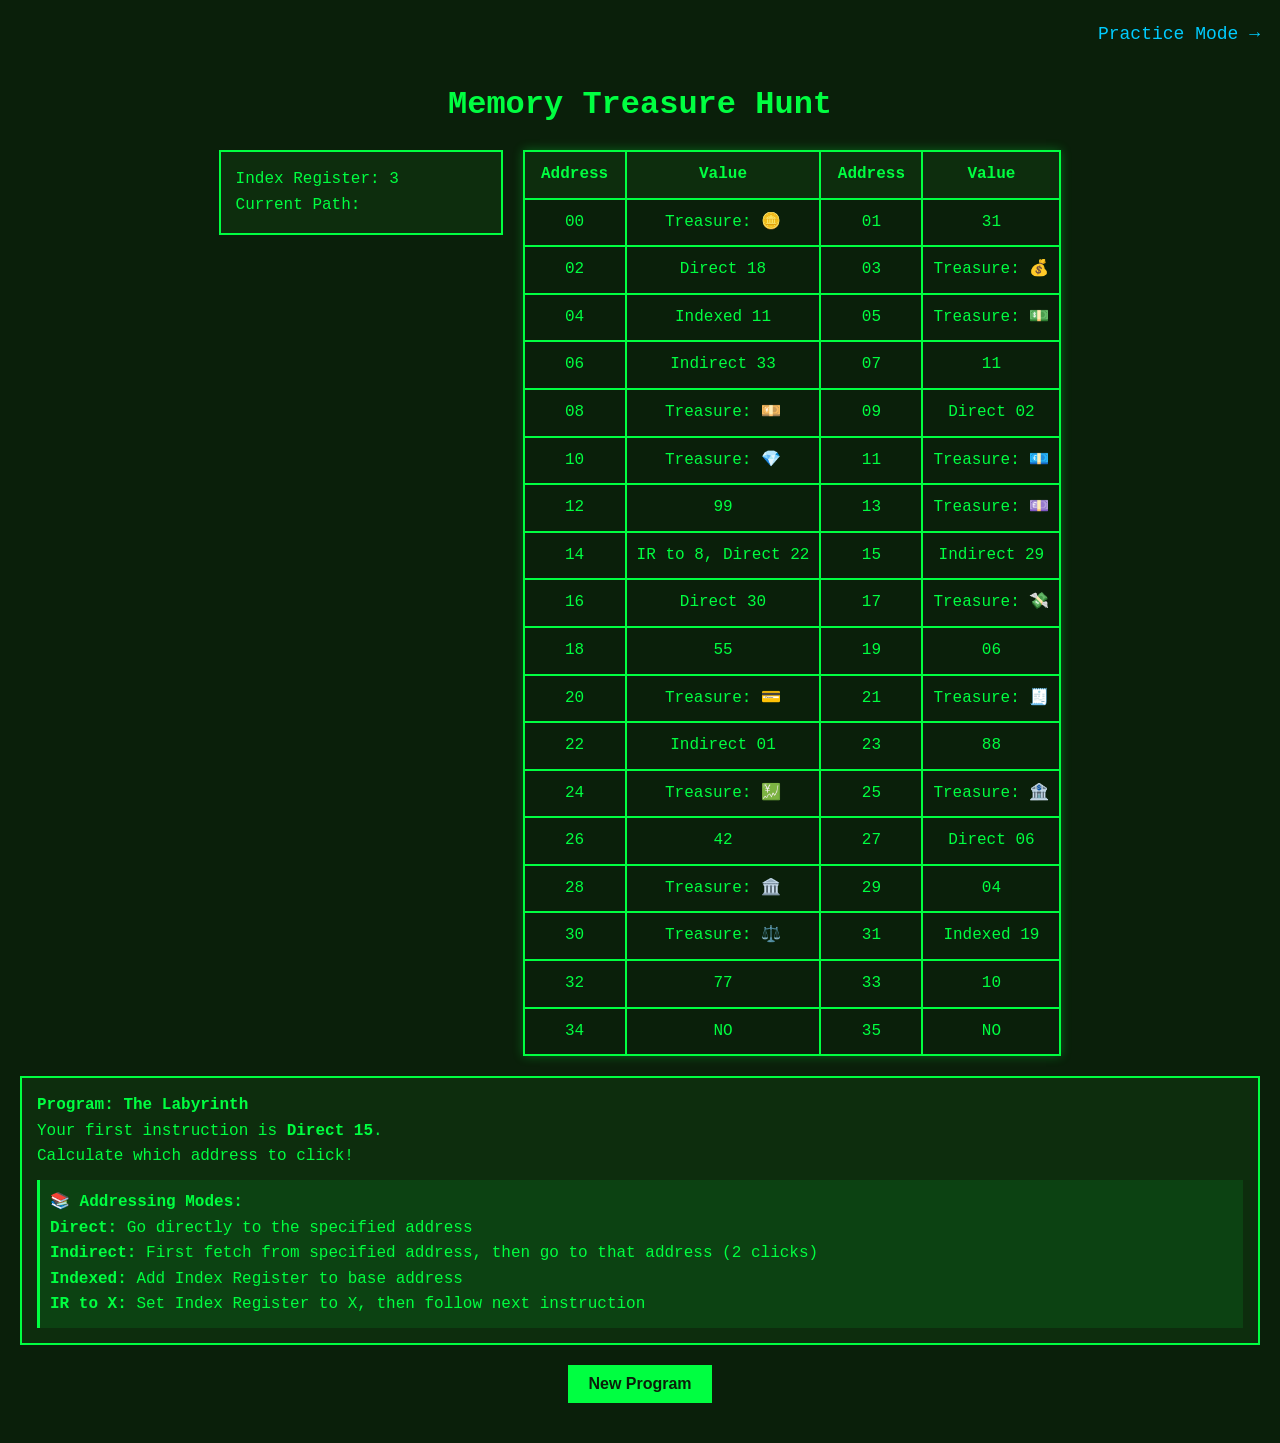
<file: index.html>
<!doctype html>
<html lang="en">
  <head>
    <meta charset="UTF-8" />
    <meta name="viewport" content="width=device-width, initial-scale=1.0" />
    <title>Memory Treasure Hunt</title>
    <link rel="stylesheet" href="styles.css" />
    <style>
      .nav-link {
        color: #00ccff;
        text-decoration: none;
        font-size: 18px;
        transition: color 0.3s ease;
      }
      .nav-link:hover {
        color: #00ff41;
        text-decoration: underline;
      }
      .top-nav {
        width: 100%;
        max-width: 1600px;
        text-align: right;
        margin-bottom: 10px;
      }
    </style>
  </head>
  <body>
    <div class="top-nav">
      <a href="practice.html" class="nav-link">
        Practice Mode →
      </a>
    </div>
    
    <h1>Memory Treasure Hunt</h1>

    <div id="game-container">
      <div id="side-panel">
        <div>Index Register: <span id="index-register"></span></div>
        <div>Current Path:</div>
        <div id="path-taken"></div>
      </div>

      <table id="memory-table">
        <thead>
          <tr>
            <th>Address</th>
            <th>Value</th>
            <th>Address</th>
            <th>Value</th>
          </tr>
        </thead>
        <tbody id="memory-rows">
          <!-- Memory rows and headers will be dynamically generated -->
        </tbody>
      </table>
    </div>

    <div id="game-info">
      Instructions: Follow the addressing modes to find the treasure! Click on
      memory locations to navigate.
    </div>

    <button id="reset-btn">New Program</button>
  </body>
  <script src="script.js"></script>
</html>
</file>
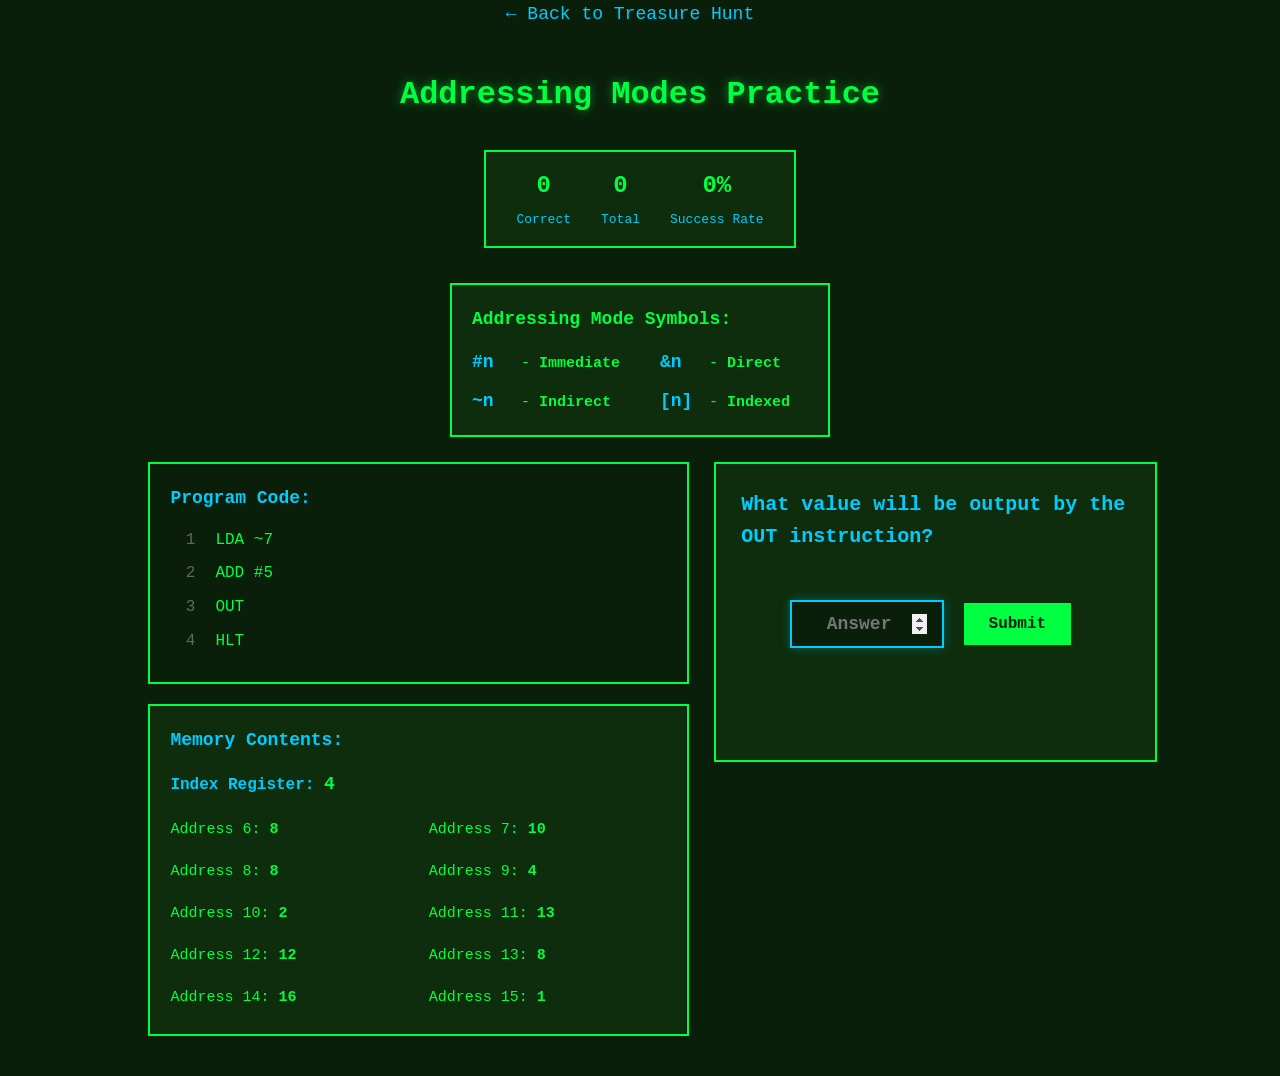
<file: practice.html>
<!doctype html>
<html lang="en">
  <head>
    <meta charset="UTF-8" />
    <meta name="viewport" content="width=device-width, initial-scale=1.0" />
    <title>Addressing Modes Practice</title>
    <link rel="stylesheet" href="styles.css" />
    <style>
      .code-block {
        background-color: #0a1f0a;
        border: 2px solid #00ff41;
        padding: 20px;
        margin: 0;
        font-family: 'Courier New', monospace;
        font-size: 16px;
        box-sizing: border-box;
        flex: 1;
      }
      
      .code-block h3 {
        margin-top: 0;
        margin-bottom: 15px;
        color: #00ccff;
        font-size: 18px;
      }
      
      .code-line {
        display: flex;
        margin: 8px 0;
        font-size: 16px;
      }
      
      .line-number {
        color: #666;
        margin-right: 20px;
        min-width: 25px;
        text-align: right;
        user-select: none;
      }
      
      .code-content {
        color: #00ff41;
        font-weight: 500;
      }
      
      .memory-section {
        background-color: #0d2d0d;
        border: 2px solid #00ff41;
        padding: 20px;
        margin: 0;
        box-sizing: border-box;
        flex: 1;
      }
      
      .memory-section h3 {
        margin-top: 0;
        margin-bottom: 15px;
        color: #00ccff;
        font-size: 18px;
      }
      
      .memory-line {
        margin: 0;
        color: #00ff41;
        font-size: 15px;
        padding: 4px 0;
      }
      
      #memory-display {
        display: grid;
        grid-template-columns: repeat(2, 1fr);
        gap: 10px 20px;
        font-size: 15px;
      }
      
      @media (max-width: 600px) {
        #memory-display {
          grid-template-columns: 1fr;
        }
      }
      
      .question-section {
        background-color: #0d2d0d;
        border: 2px solid #00ff41;
        padding: 25px;
        margin: 0;
        box-sizing: border-box;
        display: flex;
        flex-direction: column;
        min-height: 300px;
      }
      
      .question-section h3 {
        margin-top: 0;
        margin-bottom: 20px;
        color: #00ccff;
        font-size: 20px;
      }
      
      .answer-input {
        background-color: #0a1f0a;
        border: 2px solid #00ff41;
        color: #00ff41;
        padding: 12px 15px;
        font-size: 18px;
        width: 120px;
        font-family: 'Courier New', monospace;
        font-weight: bold;
        text-align: center;
      }
      
      .answer-input:focus {
        outline: none;
        border-color: #00ccff;
        box-shadow: 0 0 10px rgba(0, 204, 255, 0.3);
      }
      
      .submit-btn {
        background-color: #00ff41;
        color: #0a1f0a;
        border: none;
        padding: 12px 25px;
        margin-left: 10px;
        cursor: pointer;
        font-size: 16px;
        font-weight: bold;
        transition: all 0.3s ease;
        font-family: 'Courier New', monospace;
      }
      
      .submit-btn:hover {
        background-color: #00a020;
        transform: translateY(-2px);
        box-shadow: 0 4px 8px rgba(0, 255, 65, 0.3);
      }
      
      .submit-btn:active {
        transform: translateY(0);
      }
      
      .feedback {
        margin-top: 20px;
        padding: 18px;
        border-radius: 5px;
        font-size: 15px;
        line-height: 1.6;
        word-wrap: break-word;
        overflow-wrap: break-word;
        max-width: 100%;
        box-sizing: border-box;
      }
      
      .feedback.correct {
        background-color: rgba(0, 255, 65, 0.2);
        border: 2px solid #00ff41;
        color: #00ff41;
      }
      
      .feedback.incorrect {
        background-color: rgba(255, 65, 65, 0.2);
        border: 2px solid #ff4141;
        color: #ff4141;
      }
      
      .legend {
        background-color: #0d2d0d;
        border: 2px solid #00ff41;
        padding: 20px;
        margin: 15px auto 25px;
        max-width: 1400px;
        box-sizing: border-box;
      }
      
      .legend h3 {
        margin: 0 0 15px 0;
        font-size: 18px;
      }
      
      .legend-items {
        display: grid;
        grid-template-columns: repeat(2, 1fr);
        gap: 12px 40px;
      }
      
      @media (max-width: 800px) {
        .legend-items {
          grid-template-columns: 1fr;
        }
      }
      
      .legend-item {
        margin: 0;
        color: #00ff41;
        font-size: 15px;
        line-height: 1.5;
      }
      
      .legend-symbol {
        color: #00ccff;
        font-weight: bold;
        font-size: 18px;
        display: inline-block;
        min-width: 40px;
      }
      
      .nav-links {
        margin: 0 0 20px 0;
        text-align: left;
      }
      
      .nav-links a {
        color: #00ccff;
        text-decoration: none;
        margin-right: 20px;
        font-size: 18px;
      }
      
      .nav-links a:hover {
        color: #00ff41;
        text-decoration: underline;
      }
      
      body {
        padding: 0 20px 40px;
        max-width: 1440px;
        margin: 0 auto;
      }
      
      h1 {
        text-align: center;
        margin: 20px 0 15px;
        font-size: 32px;
        color: #00ff41;
        text-shadow: 0 0 10px rgba(0, 255, 65, 0.5);
      }
      
      .stats {
        background-color: #0d2d0d;
        border: 2px solid #00ff41;
        padding: 15px 30px;
        margin: 15px auto 20px;
        display: flex;
        justify-content: space-around;
        max-width: 500px;
        gap: 30px;
      }
      
      .stat-item {
        text-align: center;
      }
      
      .stat-value {
        font-size: 24px;
        font-weight: bold;
        color: #00ff41;
      }
      
      .stat-label {
        font-size: 13px;
        color: #00ccff;
        margin-top: 5px;
      }
      
      #question-container {
        max-width: 1400px;
        margin: 0 auto;
        display: grid;
        grid-template-columns: 55% 45%;
        gap: 25px;
        align-items: start;
      }
      
      .left-column {
        display: flex;
        flex-direction: column;
        gap: 20px;
        min-height: 500px;
      }
      
      .right-column {
        display: flex;
        flex-direction: column;
        gap: 20px;
        position: sticky;
        top: 20px;
        min-height: 500px;
      }
      
      /* Mobile responsive */
      @media (max-width: 1024px) {
        #question-container {
          grid-template-columns: 1fr;
        }
        
        .right-column {
          position: static;
        }
      }
    </style>
  </head>
  <body>
    <div class="nav-links">
      <a href="index.html">← Back to Treasure Hunt</a>
    </div>
    
    <h1>Addressing Modes Practice</h1>
    
    <div class="stats">
      <div class="stat-item">
        <div class="stat-value" id="correct-count">0</div>
        <div class="stat-label">Correct</div>
      </div>
      <div class="stat-item">
        <div class="stat-value" id="total-count">0</div>
        <div class="stat-label">Total</div>
      </div>
      <div class="stat-item">
        <div class="stat-value" id="percentage">0%</div>
        <div class="stat-label">Success Rate</div>
      </div>
    </div>
    
    <div class="legend">
      <h3>Addressing Mode Symbols:</h3>
      <div class="legend-items">
        <div class="legend-item">
          <span class="legend-symbol">#n</span> - <strong>Immediate</strong>
        </div>
        <div class="legend-item">
          <span class="legend-symbol">&n</span> - <strong>Direct</strong>
        </div>
        <div class="legend-item">
          <span class="legend-symbol">~n</span> - <strong>Indirect</strong>
        </div>
        <div class="legend-item">
          <span class="legend-symbol">[n]</span> - <strong>Indexed</strong>
        </div>
      </div>
    </div>
    
    <div id="question-container">
      <div class="left-column">
        <div class="code-block">
          <h3>Program Code:</h3>
          <div id="code-display"></div>
        </div>
        
        <div class="memory-section">
          <h3>Memory Contents:</h3>
          <div style="color: #00ccff; margin-bottom: 15px; font-size: 16px; font-weight: bold;">
            Index Register: <span id="index-register-value" style="color: #00ff41; font-size: 18px;">0</span>
          </div>
          <div id="memory-display"></div>
        </div>
      </div>
      
      <div class="right-column">
        <div class="question-section">
          <h3 id="question-text">What value will be output?</h3>
          <div style="margin-top: 20px; display: flex; align-items: center; justify-content: center; flex-wrap: wrap; gap: 10px;">
            <input type="number" id="answer-input" class="answer-input" placeholder="Answer">
            <button id="submit-btn" class="submit-btn">Submit</button>
            <button id="next-btn" class="submit-btn" style="display: none;">Next Question</button>
          </div>
          <div id="feedback" class="feedback" style="display: none;"></div>
        </div>
      </div>
    </div>
    
    <script src="practice.js"></script>
  </body>
</html>
</file>
<file: styles.css>
body {
  font-family: 'Courier New', monospace;
  background-color: #0a1f0a;
  color: #00ff41;
  display: flex;
  flex-direction: column;
  align-items: center;
  padding: 20px;
  line-height: 1.6;
  max-width: 1600px;
  margin: 0 auto;
}

h1 {
  text-align: center;
  margin: 20px 0;
}

#game-container {
  display: flex;
  justify-content: center;
  gap: 20px;
  width: 100%;
  max-width: 1400px;
  align-items: start;
}

@media (max-width: 1024px) {
  #game-container {
    flex-direction: column;
    align-items: center;
  }
}

#memory-table {
  border-collapse: collapse;
  background-color: #0d2d0d;
  box-shadow: 0 0 10px rgba(0, 255, 65, 0.3);
}

#memory-table th,
#memory-table td {
  border: 2px solid #00ff41;
  padding: 10px;
  text-align: center;
  min-width: 80px;
}

#memory-table th {
  background-color: #0d2d0d;
  color: #00ff41;
}

#memory-table td {
  background-color: #0a1f0a;
  transition: background-color 0.3s ease;
  min-width: 60px; /* Adjusted for smaller cells */
}

#memory-table td:hover {
  background-color: #0d2d0d;
  cursor: pointer;
}

.highlighted {
  background-color: #00a020 !important;
}

.clicked-path {
  background-color: #006020 !important;
}

#game-info {
  background-color: #0d2d0d;
  padding: 15px;
  border: 2px solid #00ff41;
  margin-top: 20px;
  width: 100%;
  max-width: 1400px;
  box-sizing: border-box;
}

.treasure {
  color: #ffd700;
  font-weight: bold;
}

.instruction {
  color: #00ccff;
}

button {
  background-color: #00ff41;
  color: #0a1f0a;
  border: none;
  padding: 10px 20px;
  margin: 10px;
  cursor: pointer;
  transition: background-color 0.3s ease;
  font-size: 16px;
  font-weight: bold;
}

button:hover {
  background-color: #00a020;
}

#reset-btn {
  display: block;
  margin: 20px auto;
}

#side-panel {
  background-color: #0d2d0d;
  border: 2px solid #00ff41;
  padding: 15px;
  display: flex;
  flex-direction: column;
  min-width: 250px;
  max-width: 350px;
  max-height: 600px;
  overflow-y: auto;
}

@media (max-width: 1024px) {
  #side-panel {
    max-width: 100%;
    max-height: none;
  }
}


/* Confetti animation */
@keyframes confetti-fall {
  to {
    transform: translateY(100vh) rotate(360deg);
    opacity: 0;
  }
}

@keyframes victory-fade-in {
  from {
    opacity: 0;
  }
  to {
    opacity: 1;
  }
}

@keyframes victory-bounce {
  0% {
    transform: scale(0.3) translateY(-50px);
    opacity: 0;
  }
  50% {
    transform: scale(1.05) translateY(0);
  }
  70% {
    transform: scale(0.95) translateY(0);
  }
  100% {
    transform: scale(1) translateY(0);
    opacity: 1;
  }
}
</file>
